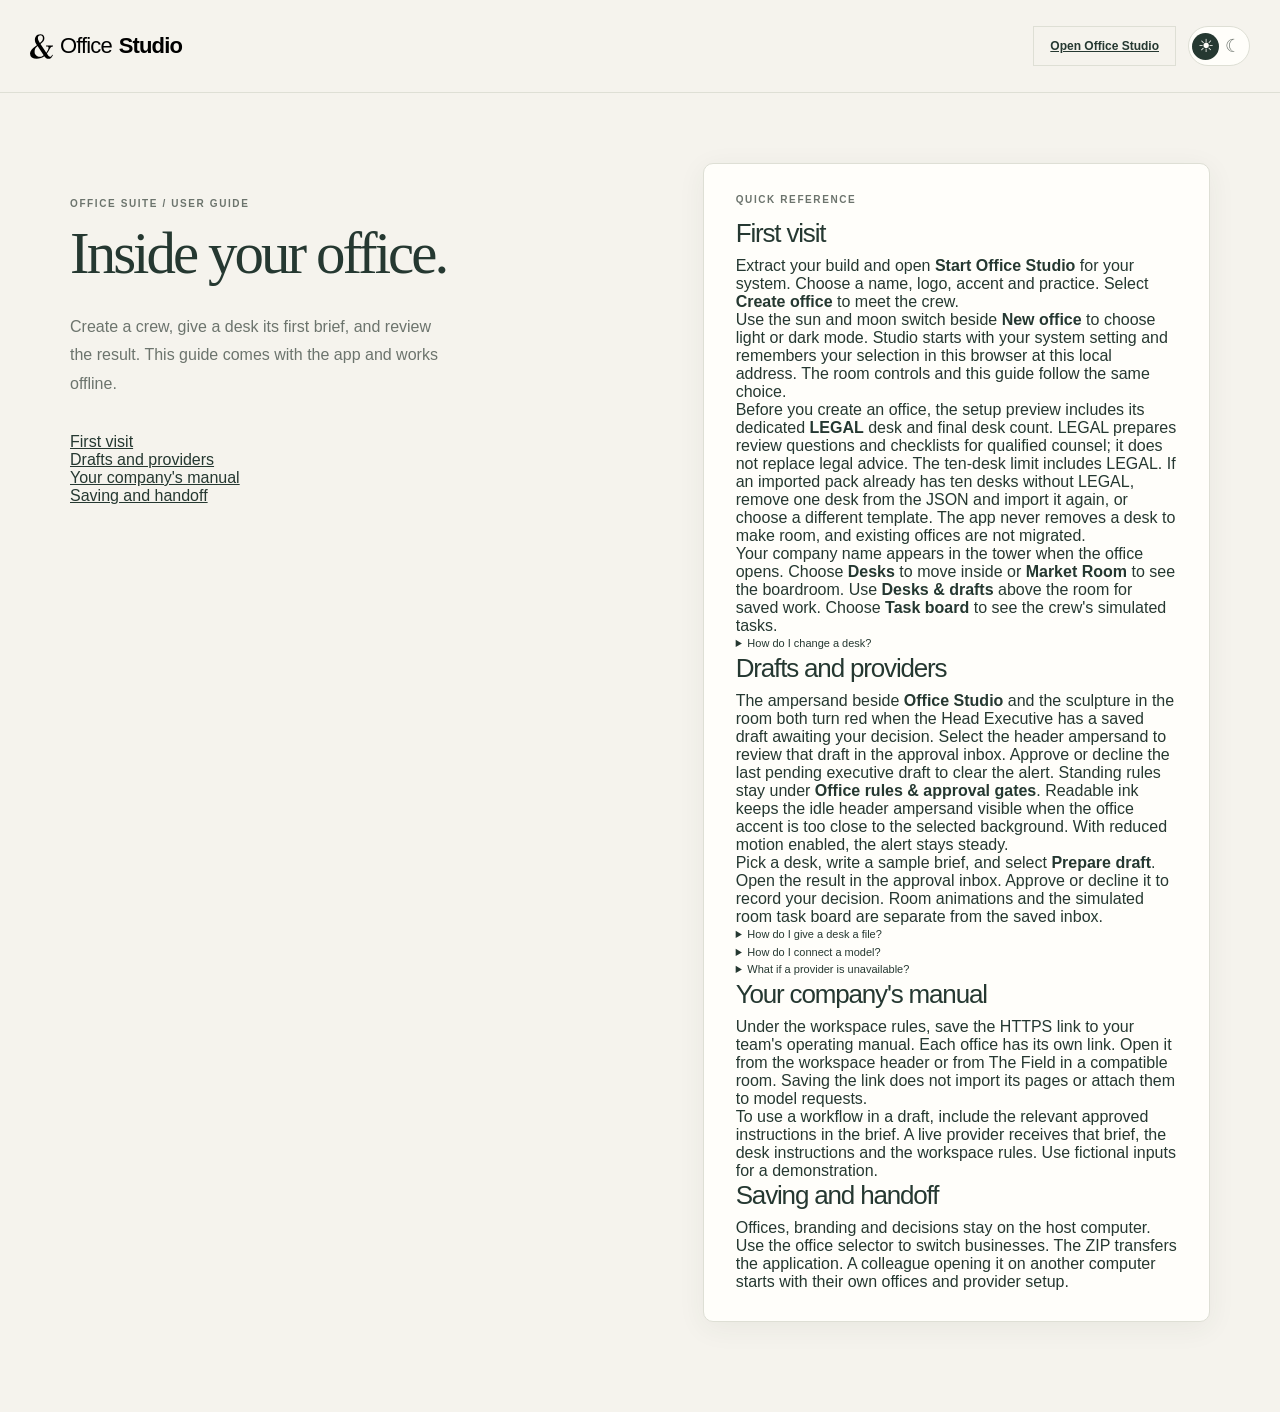
<file: help.html>
<!doctype html>
<html lang="en">
  <head>
    <meta charset="utf-8" />
    <meta name="viewport" content="width=device-width, initial-scale=1" />
    <meta name="theme-color" content="#f5f3ed" />
    <title>Office Studio · Help</title>
    <link rel="icon" href="/assets/ampersand.svg" />
    <script src="/appearance.js"></script>
    <link rel="stylesheet" href="/style.css" />
  </head>
  <body>
    <header class="masthead">
      <a href="/" class="wordmark"
        ><span class="brand-symbol" aria-hidden="true"></span> Office
        <strong>Studio</strong></a
      >
      <div class="guide-tools">
        <a class="button quiet" href="/">Open Office Studio</a>
        <button id="appearance-toggle" class="appearance-toggle" type="button"
          role="switch" aria-label="Dark mode" aria-checked="false" data-appearance-toggle>
          <span aria-hidden="true">☀</span><span aria-hidden="true">☾</span>
        </button>
      </div>
    </header>
    <main>
      <section class="setup" aria-labelledby="guide-title">
        <div class="setup-intro">
          <p class="eyebrow">OFFICE SUITE / USER GUIDE</p>
          <h1 id="guide-title">Inside your office.</h1>
          <p class="lede">
            Create a crew, give a desk its first brief, and review the result.
            This guide comes with the app and works offline.
          </p>
          <nav class="principles" aria-label="Guide sections">
            <a href="#first-run">First visit</a>
            <a href="#drafting">Drafts and providers</a>
            <a href="#manual">Your company's manual</a>
            <a href="#handoff">Saving and handoff</a>
          </nav>
        </div>
        <article class="paper setup-form">
          <p class="eyebrow">QUICK REFERENCE</p>
          <h2 id="first-run">First visit</h2>
          <p>
            Extract your build and open <strong>Start Office Studio</strong> for
            your system. Choose a name, logo, accent and practice. Select
            <strong>Create office</strong> to meet the crew.
          </p>
          <p>
            Use the sun and moon switch beside <strong>New office</strong> to
            choose light or dark mode. Studio starts with your system setting
            and remembers your selection in this browser at this local address.
            The room controls and this guide follow the same choice.
          </p>
          <p>
            Before you create an office, the setup preview includes its
            dedicated <strong>LEGAL</strong> desk and final desk count. LEGAL
            prepares review questions and checklists for qualified counsel; it
            does not replace legal advice. The ten-desk limit includes LEGAL. If
            an imported pack already has ten desks without LEGAL, remove one
            desk from the JSON and import it again, or choose a different
            template. The app never removes a desk to make room, and existing
            offices are not migrated.
          </p>
          <p>
            Your company name appears in the tower when the office opens.
            Choose <strong>Desks</strong> to move inside or
            <strong>Market Room</strong> to see the boardroom. Use
            <strong>Desks &amp; drafts</strong> above the room for saved work.
            Choose <strong>Task board</strong> to see the crew's simulated tasks.
          </p>
          <details>
            <summary>How do I change a desk?</summary>
            <p>
              Select it on the floor. In <strong>Desk settings</strong>, save a
              display title and color, or reset them to the practice defaults.
              The Head Executive starts with the company accent and uploaded
              logo. Choose <strong>Add agent</strong> in the embedded room to
              save another crew member and see their desk in the office.
            </p>
          </details>
          <h2 id="drafting">Drafts and providers</h2>
          <p>
            The ampersand beside <strong>Office Studio</strong> and the sculpture
            in the room both turn red when the Head Executive has a saved draft
            awaiting your decision. Select the header ampersand to review that
            draft in the approval inbox. Approve or decline the last pending
            executive draft to clear the alert. Standing rules stay under
            <strong>Office rules &amp; approval gates</strong>.
            Readable ink keeps the idle header ampersand visible when the office accent is too close to the selected background.
            With reduced motion enabled, the alert stays steady.
          </p>
          <p>
            Pick a desk, write a sample brief, and select
            <strong>Prepare draft</strong>. Open the result in the approval
            inbox. Approve or decline it to record your decision. Room
            animations and the simulated room task board are separate from the
            saved inbox.
          </p>
          <details>
            <summary>How do I give a desk a file?</summary>
            <p>
              In <strong>Desks &amp; drafts</strong>, choose the desk, write
              a brief and add a .txt or .md file up to 32 KB. Selecting it
              saves the original in this office. You can also choose a file
              saved earlier, or select <strong>Brief only</strong>.
            </p>
            <p>
              For the Friday walkthrough, add <strong>examples/friday-inquiry.txt</strong> to
              <strong>GUEST DESK</strong> and ask for a reply requesting the guest’s preferred time.
              Choose <strong>Local demo · this draft only</strong> to prepare an example
              that leaves availability unconfirmed. For a
              live provider, check the file name and model, allow that file
              to be shared for this draft, then select <strong>Prepare draft</strong>.
              Open <strong>Review this draft</strong> and record approval to
              download the result as a text file.
            </p>
            <p>
              To remove an original, choose its name under <strong>Use a saved file</strong>,
              expand <strong>Remove file…</strong>, and select <strong>Remove original</strong>.
              Earlier drafts keep their contents and source label.
            </p>
            <p>
              To find approved work again, open the desk in the 3D room. Under
              <strong>Delivered</strong>, choose <strong>View approved drafts</strong>.
              Select a draft to open its text, source file and decision in the approval inbox.
            </p>
          </details>
          <details>
            <summary>How do I connect a model?</summary>
            <p>
              Open <strong>Configure Providers</strong> for your operating
              system. Choose OpenAI, Claude, Gemini or Meta Muse. Enter a model
              ID available to your API account, then type the key at the hidden
              terminal prompt. Press Enter at the provider menu to launch. In
              the app, select the desk and save its preferred model.
            </p>
          </details>
          <details>
            <summary>What if a provider is unavailable?</summary>
            <p>
              Choose <strong>Local demo · this draft only</strong> to try the
              workflow without credits. For live work, check the key and model
              ID on the computer running the server. The first successful live
              draft confirms access. Account keys stay on that computer.
            </p>
            <p>
              If a response is lost, retry the same brief and file selection to
              recover a saved draft. Interrupted offline demos can resume.
              An uncertain live request stays held to avoid automatically
              charging twice. Incomplete provider replies are not saved as
              drafts for approval.
            </p>
          </details>
          <h2 id="manual">Your company's manual</h2>
          <p>
            Under the workspace rules, save the HTTPS link to your team's
            operating manual. Each office has its own link. Open it from the
            workspace header or from The Field in a compatible room. Saving the
            link does not import its pages or attach them to model requests.
          </p>
          <p>
            To use a workflow in a draft, include the relevant approved
            instructions in the brief. A live provider receives that brief, the
            desk instructions and the workspace rules. Use fictional inputs for
            a demonstration.
          </p>
          <h2 id="handoff">Saving and handoff</h2>
          <p>
            Offices, branding and decisions stay on the host computer. Use the
            office selector to switch businesses. The ZIP transfers the
            application. A colleague opening it on another computer starts with
            their own offices and provider setup.
          </p>
        </article>
      </section>
    </main>
  </body>
</html>
</file>
<file: style.css>
@charset "UTF-8";
.manual-dialog {
  width: min(32rem, calc(100% - 2rem));
  margin: auto;
  padding: 1.5rem;
  color: var(--ink);
}
.manual-dialog::backdrop { background: rgb(15 25 20 / 55%); }
:root {
  --paper: #fffefa;
  --canvas: #f5f3ed;
  --ink: #253831;
  --muted: #6c746d;
  --line: #dedfd5;
  --accent: #000000;
  --idle-mark: var(--light-idle-mark, var(--accent));
  --accent-wash: #e8eeea;
  --shadow: 0 6px 28px #283d2910;
  --field-line: #d8dcd4;
  --placeholder: #69726b;
  --hover: #e9eae3;
  --focus: #a45d28;
  --room-backdrop: #e5e8e1;
  color-scheme: light;
  font-family: Inter, "Segoe UI", Arial, sans-serif;
  background: var(--canvas);
  color: var(--ink);
}
:root[data-appearance="dark"] {
  color-scheme: dark;
  --canvas: #3c3c3c;
  --idle-mark: var(--dark-idle-mark, var(--ink));
  --paper: #303030;
  --ink: #f1f1f1;
  --muted: #c4c4c4;
  --line: #5b5b5b;
  --field-line: #818181;
  --placeholder: #b6b6b6;
  --hover: #494949;
  --accent-wash: #444444;
  --shadow: 0 6px 28px #0003;
  --focus: #edb78d;
  --room-backdrop: #282828;
}
* {
  box-sizing: border-box;
}
body {
  margin: 0;
}
button,
input,
select,
textarea {
  font: inherit;
}
button,
select,
summary,
input[type="color"] {
  cursor: pointer;
}
button {
  color: inherit;
}
a {
  color: inherit;
}
button:disabled {
  cursor: wait;
  opacity: 0.5;
}
[hidden] {
  display: none !important;
}
button:focus-visible,
a:focus-visible,
input:focus-visible,
select:focus-visible,
textarea:focus-visible,
summary:focus-visible,
section:focus-visible {
  outline: 3px solid var(--focus);
  outline-offset: 4px;
}
button,
select,
input,
textarea {
  border-radius: 6px;
}
h1,
h2,
h3,
p {
  margin: 0;
}
h1,
h2,
h3 {
  font-weight: 500;
  letter-spacing: -0.045em;
}
h1 {
  font-size: 42px;
  line-height: 1.1;
}
h2 {
  font-size: 26px;
  line-height: 1.2;
}
h3 {
  font-size: 19px;
  line-height: 1.3;
}
.masthead {
  min-height: 93px;
  border-bottom: 1px solid var(--line);
  display: flex;
  align-items: center;
  justify-content: space-between;
  gap: 24px;
  padding: 22px max(30px, calc((100% - 1400px) / 2));
}
.wordmark {
  display: flex;
  align-items: center;
  gap: 7px;
  text-decoration: none;
  font-size: 22px;
  letter-spacing: -0.04em;
  white-space: nowrap;
}
:root[data-appearance="light"] .wordmark { color: #000; }
.wordmark strong {
  font-weight: 600;
}
.studio-brand { display: flex; align-items: center; gap: 6px; }
.guide-tools, .room-tools { display: flex; align-items: center; gap: 12px; }
.appearance-toggle {
  display: inline-flex;
  align-items: center;
  justify-content: center;
  flex: none;
  min-height: 40px;
  padding: 3px;
  border: 1px solid var(--line);
  border-radius: 24px;
  background: var(--paper);
  color: var(--muted);
}
.appearance-toggle span {
  display: grid;
  place-items: center;
  width: 27px;
  height: 27px;
  border-radius: 50%;
  font: 18px/1 "Segoe UI Symbol", sans-serif;
}
:root[data-appearance="light"] .appearance-toggle span:first-child,
:root[data-appearance="dark"] .appearance-toggle span:last-child {
  background: var(--ink);
  color: var(--paper);
}
.room-toolbar .appearance-toggle,
.room-full-window .masthead { display: none; }
.room-full-window .room-toolbar .appearance-toggle { display: inline-flex; }
.review-mark {
  display: grid; place-items: center; flex: none; width: 34px; height: 38px;
  padding: 0; border: 0; border-radius: 6px; background: transparent; color: var(--accent);
}
.review-mark:disabled { opacity: 1; cursor: default; }
.brand-symbol {
  display: inline-block; flex: none; width: 23px; height: 26px;
  background: var(--idle-mark, var(--accent));
  -webkit-mask: url("/assets/ampersand.svg") center / contain no-repeat;
  mask: url("/assets/ampersand.svg") center / contain no-repeat;
}
.review-mark[data-active="true"] { box-shadow: inset 0 -2px var(--idle-mark, var(--accent)); }
.review-mark[data-executive-alert="true"] { box-shadow: inset 0 -2px #c01626; }
.review-mark[data-executive-alert="true"] .brand-symbol { background: #c01626; }
@media (prefers-reduced-motion: no-preference) {
  .review-mark[data-active="true"] .brand-symbol { animation: amp-review 1.9s ease-in-out infinite; }
}
@keyframes amp-review { 0%, 100% { opacity: 1; } 50% { opacity: .6; } }
footer small { color: var(--muted); font-size: .85em; font-weight: 400; }
.local-label {
  letter-spacing: 0.12em;
  font-size: 9px;
  font-weight: 600;
  border-left: 1px solid var(--line);
  padding-left: 19px;
  margin-left: 18px;
  color: var(--muted);
}
.office-switch {
  display: flex;
  gap: 12px;
  align-items: center;
}
.office-switch select {
  min-width: 180px;
  max-width: 300px;
  background: var(--canvas);
  border-color: var(--line);
  font-size: 13px;
  min-height: 40px;
}
main {
  max-width: 1460px;
  padding: 0 30px 70px;
  margin: auto;
}
.setup {
  display: grid;
  grid-template-columns: 1fr 1fr;
  gap: 11%;
  max-width: 1140px;
  margin: 70px auto 20px;
  align-items: start;
}
.setup-intro {
  padding-top: 35px;
}
.eyebrow {
  font-size: 10px;
  letter-spacing: 0.16em;
  font-weight: 650;
  color: var(--muted);
  margin-bottom: 13px;
}
.setup-intro h1 {
  font-family: Georgia, "Times New Roman", serif;
  font-size: clamp(48px, 4.6vw, 68px);
  line-height: 1.08;
  letter-spacing: -0.05em;
}
.lede {
  font-size: 16px;
  line-height: 1.8;
  color: var(--muted);
  max-width: 380px;
  margin-top: 27px;
}
.principles {
  display: flex;
  flex-direction: column;
  margin-top: 34px;
  max-width: 340px;
}
.principles span {
  border-top: 1px solid var(--line);
  padding: 15px 0;
  display: flex;
  gap: 26px;
  color: var(--muted);
  font-size: 11px;
}
.principles b {
  color: var(--ink);
  font-size: 13px;
  font-weight: 500;
}
.setup-note {
  display: flex;
  align-items: flex-start;
  gap: 10px;
  margin-top: 38px;
  max-width: 340px;
  font-size: 12px;
  line-height: 1.6;
}
.setup-note strong {
  font-weight: 600;
}
.setup-note p {
  color: var(--muted);
}
.status-dot {
  width: 7px;
  height: 7px;
  display: inline-block;
  flex-shrink: 0;
  border-radius: 50%;
  background: var(--accent);
  margin-top: 6px;
}
.paper {
  background: var(--paper);
  border: 1px solid var(--line);
  border-radius: 10px;
  box-shadow: var(--shadow);
}
.setup-form {
  padding: 30px 32px;
}
.section-label {
  font-size: 9px;
  letter-spacing: 0.14em;
  color: var(--muted);
  display: flex;
  justify-content: space-between;
  margin-bottom: 25px;
}
.setup-form h2 {
  margin-bottom: 8px;
}
.muted {
  font-size: 13px;
  line-height: 1.7;
  color: var(--muted);
}
label {
  display: block;
  font-size: 12px;
  font-weight: 600;
  margin: 22px 0 8px;
}
.optional {
  font-weight: 400;
  color: var(--muted);
  font-size: 11px;
  margin-left: 5px;
}
input:not([type="color"]):not([type="file"]),
select,
textarea {
  width: 100%;
  padding: 11px 12px;
  border: 1px solid var(--field-line);
  background: var(--paper);
  color: var(--ink);
  font-size: 13px;
  min-height: 42px;
}
input::placeholder,
textarea::placeholder {
  color: var(--placeholder);
}
textarea {
  resize: vertical;
  line-height: 1.6;
}
input[type="file"] {
  font-size: 11px;
  max-width: 100%;
  color: var(--muted);
}
input[type="file"]::file-selector-button {
  border: 1px solid var(--line);
  border-radius: 4px;
  background: var(--canvas);
  padding: 7px 9px;
  color: var(--ink);
  font: inherit;
  margin-right: 8px;
}
.form-row {
  display: grid;
  grid-template-columns: 1fr 65px;
  gap: 17px;
}
.color-field input {
  height: 43px;
  width: 100%;
  padding: 5px;
  background: var(--paper);
  border: 1px solid var(--line);
}
.logo-field {
  display: flex;
  align-items: center;
  gap: 12px;
}
.logo-field > div {
  min-width: 0;
  flex: 1;
}
.logo-field img {
  height: 40px;
  width: 40px;
  object-fit: contain;
  border: 1px solid var(--line);
  padding: 3px;
  border-radius: 5px;
  margin-top: 20px;
}
.text-button {
  background: none;
  border: 0;
  padding: 5px 0;
  font-size: 11px;
  text-decoration: underline;
}
.field-note {
  font-size: 11px;
  color: var(--muted);
  line-height: 1.6;
  margin-top: 7px;
}
.template-preview {
  background: var(--canvas);
  border: 1px solid var(--line);
  padding: 14px;
  border-radius: 6px;
  font-size: 12px;
  line-height: 1.65;
  margin-top: 24px;
}
.template-preview strong {
  display: block;
  font-weight: 600;
  margin-bottom: 3px;
}
.template-preview p {
  color: var(--muted);
  font-size: 11px;
}
.import-details {
  font-size: 11px;
  margin: 17px 0 22px;
  color: var(--muted);
}
details summary {
  font-size: 11px;
  line-height: 1.6;
}
details[open] summary {
  margin-bottom: 12px;
}
.button {
  border: 1px solid var(--line);
  padding: 10px 16px;
  font-size: 12px;
  line-height: 1.5;
  font-weight: 600;
  min-height: 40px;
  transition:
    background 0.15s,
    transform 0.15s;
}
.button:hover {
  transform: translateY(-1px);
}
.primary {
  background: var(--accent);
  border-color: var(--accent);
  color: var(--accent-ink, #fff);
}
.primary:hover {
  filter: brightness(0.94);
}
.quiet {
  background: transparent;
}
.quiet:hover {
  background: var(--hover);
}
.full {
  width: 100%;
  display: flex;
  justify-content: space-between;
  align-items: center;
}
.center {
  text-align: center;
}
.notice {
  margin-top: 20px;
  border: 1px solid var(--line);
  border-left: 3px solid var(--accent);
  padding: 14px 18px;
  background: var(--paper);
  font-size: 13px;
  line-height: 1.6;
  border-radius: 5px;
}
.notice.error {
  border-left-color: #a34836;
  color: #843827;
}
.workspace-heading {
  display: flex;
  justify-content: space-between;
  align-items: center;
  gap: 25px;
  padding: 45px 0 33px;
}
.workspace-heading .eyebrow {
  margin-bottom: 8px;
}
.workspace-heading h1 {
  font-size: 36px;
}
.workspace-heading .muted {
  margin-top: 8px;
}
.office-identity {
  display: flex;
  gap: 18px;
  align-items: center;
}
.office-identity img {
  height: 64px;
  width: 64px;
  object-fit: contain;
  background: var(--paper);
  padding: 7px;
  border: 1px solid var(--line);
  border-radius: 8px;
}
.safety-badge {
  display: flex;
  gap: 9px;
  font-size: 11px;
  color: var(--muted);
  white-space: nowrap;
  border: 1px solid var(--line);
  padding: 10px 12px;
  border-radius: 30px;
}
.safety-badge .status-dot {
  margin-top: 3px;
}
.workspace-grid {
  display: grid;
  grid-template-columns: minmax(0, 1.22fr) minmax(360px, 1fr);
  gap: 24px;
  align-items: start;
}
.office-room {
  padding: 28px;
}
.panel-heading {
  display: flex;
  justify-content: space-between;
  align-items: center;
  gap: 20px;
}
.panel-heading .eyebrow {
  margin-bottom: 8px;
}
.count-label {
  font-size: 10px;
  color: var(--muted);
  white-space: nowrap;
}
.room-description {
  margin: 12px 0 22px;
}
.room {
  position: relative;
  border: 1px solid #dadcd2;
  border-radius: 7px;
  background:
    repeating-linear-gradient(
      0deg,
      transparent,
      transparent 47px,
      #d9ddd125 48px
    ),
    repeating-linear-gradient(90deg, #eeefe7, #eeefe7 47px, #d9ddd155 48px);
  padding: 45px 20px 16px;
  min-height: 420px;
}
.room-window {
  position: absolute;
  top: 0;
  left: 22%;
  right: 22%;
  height: 10px;
  background: #d1dcd4;
  display: flex;
  justify-content: space-evenly;
  border: 1px solid #c8d4ca;
  border-top: 0;
}
.room-window i {
  height: 10px;
  border-left: 2px solid var(--paper);
}
.desks {
  display: grid;
  grid-template-columns: repeat(3, minmax(0, 1fr));
  gap: 23px 14px;
}
.desk {
  position: relative;
  display: flex;
  flex-direction: column;
  align-items: center;
  justify-content: flex-start;
  gap: 8px;
  text-align: center;
  padding: 11px 7px 13px;
  border: 1px solid #cbd3c7;
  border-bottom: 4px solid #bdc7b7;
  border-radius: 7px;
  background: #fffef8;
  min-height: 122px;
  box-shadow: 0 5px 0 #25383109;
  transition:
    transform 0.15s,
    border-color 0.15s;
}
.desk:hover {
  transform: translateY(-3px);
  border-color: var(--accent);
}
.desk[aria-pressed="true"] {
  background: #f7fbf6;
  outline: 2px solid var(--accent);
  outline-offset: 3px;
}
.desk::after {
  content: "";
  position: absolute;
  bottom: -11px;
  width: 28px;
  height: 7px;
  border: 1px solid #bbc5b5;
  background: #dbe1d4;
  border-radius: 5px 5px 3px 3px;
}
.desk strong {
  font-size: 10px;
  letter-spacing: 0.025em;
  font-weight: 650;
  max-width: 100%;
  overflow-wrap: anywhere;
}
.desk small {
  font-size: 9px;
  color: var(--muted);
  line-height: 1.35;
}
.desk-avatar {
  width: 29px;
  height: 28px;
  position: relative;
  background: var(--desk-color, var(--accent));
  border-radius: 9px 9px 7px 7px;
  border: 3px solid #ffffffa0;
  color: white;
  font-size: 12px;
  line-height: 23px;
  box-shadow: 0 0 0 1px #00000009;
}
.desk-avatar::after {
  content: "";
  position: absolute;
  width: 5px;
  height: 5px;
  border-radius: 50%;
  background: #fffefa;
  left: 9px;
  top: 8px;
}
.boardroom {
  display: flex;
  flex-direction: column;
  align-items: center;
  justify-content: center;
  gap: 8px;
  width: 80%;
  margin: 42px auto 17px;
  min-height: 110px;
  border-radius: 45px;
  background: #d9dfd1;
  border: 1px solid #c0cbb7;
  color: var(--ink);
  box-shadow: 0 5px 0 #2538310a;
}
.boardroom:hover {
  background: #cfd9c8;
}
.boardroom strong {
  font-size: 13px;
  font-weight: 500;
}
.boardroom > span:not(.table-dots) {
  font-size: 10px;
  color: #52614e;
}
.table-dots {
  color: #8d9f82;
  font-size: 10px;
  letter-spacing: 4px;
}
.room-caption {
  text-align: center;
  font-size: 9px;
  color: var(--muted);
  margin-top: 24px;
  line-height: 1.7;
}
.room-caption span {
  margin-right: 4px;
}
.add-agent-button {
  margin-top: 21px;
  width: 100%;
  border-style: dashed;
  color: var(--muted);
}
.house-rules {
  border-top: 1px solid var(--line);
  margin-top: 24px;
  padding-top: 17px;
  color: var(--muted);
  font-size: 11px;
  line-height: 1.7;
}
.house-rules ul {
  padding-left: 18px;
}
.house-rules li {
  margin-top: 7px;
}
.add-agent-form {
  margin-top: 24px;
  padding: 20px;
  background: var(--canvas);
  border: 1px solid var(--line);
  border-radius: 6px;
}
.add-agent-form h3 {
  font-size: 20px;
}
.button-row {
  display: flex;
  flex-wrap: wrap;
  gap: 10px;
  margin-top: 20px;
}
.work-column {
  display: flex;
  flex-direction: column;
  gap: 24px;
}
.draft-panel,
.review-panel {
  padding: 28px;
}
.panel-icon {
  height: 34px;
  width: 34px;
  text-align: center;
  line-height: 33px;
  border: 1px solid var(--line);
  border-radius: 50%;
  font-size: 18px;
  color: var(--muted);
}
.draft-panel label {
  margin-top: 21px;
}
.draft-panel .full {
  margin-top: 22px;
}
.draft-disclosure {
  font-size: 10px;
  line-height: 1.7;
  color: var(--muted);
  margin-top: 13px;
}
.working-file {
  min-width: 0;
  margin: 20px 0 0;
  padding: 5px 14px 14px;
  border: 1px solid var(--line);
  border-radius: 7px;
}
.working-file legend { padding: 0 5px; font-size: 13px; font-weight: 600; }
.working-file label { margin: 9px 0 7px; }
.working-file #file-tools { margin-top: 10px; font-size: 12px; }
.working-file summary { margin: 8px 0; }
.working-file p, .file-release span, #preview-source, #draft-feedback { overflow-wrap: anywhere; }
.file-release {
  display: flex;
  gap: 9px;
  align-items: flex-start;
  padding: 12px;
  border: 1px solid var(--field-line);
  border-radius: 6px;
  line-height: 1.5;
}
.draft-panel .file-release input[type="checkbox"] {
  flex: none; width: 18px; min-height: 18px; height: 18px; padding: 0; margin: 0;
  accent-color: var(--accent);
}
#download-draft, #review-latest, #reset-attempt { margin-top: 10px; }
#download-draft:not([hidden]) { display: inline-flex; }
.number-badge {
  display: flex;
  align-items: center;
  justify-content: center;
  min-width: 31px;
  height: 31px;
  border-radius: 50%;
  background: var(--accent-wash);
  color: var(--ink);
  font-size: 12px;
  font-weight: 600;
}
.review-description {
  margin: 14px 0 19px;
  font-size: 11px;
}
.draft-list {
  display: flex;
  flex-direction: column;
  gap: 8px;
  max-height: 260px;
  overflow: auto;
}
.draft-item {
  width: 100%;
  display: flex;
  align-items: center;
  justify-content: space-between;
  gap: 15px;
  padding: 13px;
  background: transparent;
  border: 1px solid var(--line);
  text-align: left;
}
.draft-item:hover,
.draft-item[aria-pressed="true"] {
  background: var(--canvas);
}
.draft-item div {
  min-width: 0;
}
.draft-item strong {
  display: block;
  font-size: 12px;
  font-weight: 500;
  overflow: hidden;
  text-overflow: ellipsis;
  white-space: nowrap;
  max-width: 320px;
}
.draft-item small {
  display: block;
  font-size: 10px;
  color: var(--muted);
  margin-top: 6px;
}
.state-pill {
  border-radius: 4px;
  padding: 4px 7px;
  background: #f2ead4;
  color: #795f22;
  font-size: 9px;
  letter-spacing: 0.04em;
  text-transform: uppercase;
  white-space: nowrap;
}
.state-pill.approved {
  background: #e5eee2;
  color: #45613c;
}
.state-pill.declined {
  background: #eee8e2;
  color: #795b4b;
}
.empty-inbox {
  font-size: 12px;
  line-height: 1.8;
  color: var(--muted);
  padding: 21px 17px;
  border: 1px dashed var(--line);
  border-radius: 6px;
}
.draft-preview {
  border-top: 1px solid var(--line);
  margin-top: 24px;
  padding-top: 22px;
}
.preview-heading {
  display: flex;
  align-items: center;
  justify-content: space-between;
  gap: 12px;
  margin-bottom: 14px;
}
.preview-heading .field-note {
  margin: 0;
}
.draft-preview h3 {
  font-size: 17px;
  letter-spacing: -0.02em;
  overflow-wrap: anywhere;
}
.draft-preview pre {
  white-space: pre-wrap;
  overflow-wrap: anywhere;
  font:
    12px/1.8 "Segoe UI",
    Arial,
    sans-serif;
  background: var(--canvas);
  border: 1px solid var(--line);
  border-radius: 6px;
  padding: 17px;
  margin: 17px 0 0;
  max-height: 480px;
  overflow: auto;
}
.draft-preview .button-row .button {
  flex: 1;
}
footer {
  max-width: 1400px;
  margin: 0 auto;
  padding: 22px 0 30px;
  border-top: 1px solid var(--line);
  display: flex;
  justify-content: space-between;
  gap: 15px;
  color: var(--muted);
  font-size: 10px;
  line-height: 1.5;
}
footer > span:first-child {
  font-size: 12px;
  color: var(--ink);
  font-weight: 600;
}
.footer-tools > span {
  font-size: 8px;
  letter-spacing: 0.12em;
}
.sr-only {
  position: absolute;
  width: 1px;
  height: 1px;
  padding: 0;
  margin: -1px;
  overflow: hidden;
  clip: rect(0, 0, 0, 0);
  white-space: nowrap;
  border: 0;
}
@media (min-width: 1600px) {
  .masthead {
    padding-inline: calc((100% - 1460px) / 2);
  }
  main {
    padding-left: 0;
    padding-right: 0;
  }
}
@media (max-width: 1100px) {
  .setup {
    gap: 6%;
    margin-top: 45px;
  }
  .setup-form {
    padding: 25px;
  }
  .workspace-grid {
    grid-template-columns: 1.05fr 1fr;
    gap: 18px;
  }
  .office-room,
  .draft-panel,
  .review-panel {
    padding: 22px;
  }
  .desks {
    grid-template-columns: repeat(2, minmax(0, 1fr));
  }
  .room {
    padding-left: 16px;
    padding-right: 16px;
  }
  .safety-badge {
    font-size: 10px;
  }
  .local-label {
    display: none;
  }
  footer {
    margin: 0 30px;
  }
  .draft-item strong {
    max-width: 220px;
  }
}
@media (max-width: 800px) {
  .masthead {
    padding: 18px 30px;
    gap: 14px;
    flex-wrap: wrap;
  }
  .wordmark {
    font-size: 21px;
  }
  .office-switch {
    flex: 1;
    justify-content: flex-end;
  }
  .office-switch select {
    min-width: 140px;
    max-width: 220px;
  }
  .setup {
    grid-template-columns: 1fr;
    max-width: 560px;
    gap: 30px;
    margin: 35px auto;
  }
  .setup-intro {
    padding-top: 0;
  }
  .setup-intro h1 {
    font-size: 48px;
  }
  .setup-intro h1 br {
    display: none;
  }
  .lede {
    max-width: none;
    margin-top: 18px;
  }
  .principles {
    flex-direction: row;
    max-width: none;
    gap: 20px;
    margin-top: 25px;
  }
  .principles span {
    gap: 8px;
    flex: 1;
    line-height: 1.7;
  }
  .principles b {
    font-size: 11px;
  }
  .setup-note {
    margin-top: 16px;
    max-width: none;
  }
  .workspace-grid {
    grid-template-columns: 1fr;
  }
  .workspace-heading {
    padding-top: 32px;
    align-items: flex-start;
  }
  .workspace-heading h1 {
    font-size: 29px;
  }
  .safety-badge {
    display: none;
  }
  .desks {
    grid-template-columns: repeat(3, minmax(0, 1fr));
  }
  .office-room {
    padding: 24px;
  }
  .room {
    padding-left: 22px;
    padding-right: 22px;
  }
  .boardroom {
    width: 70%;
  }
  .draft-item strong {
    max-width: 420px;
  }
  footer {
    flex-wrap: wrap;
  }
  footer p {
    order: 3;
    flex-basis: 100%;
  }
  .office-identity img {
    height: 50px;
    width: 50px;
  }
}
@media (max-width: 480px) {
  main {
    padding-left: 16px;
    padding-right: 16px;
    padding-bottom: 40px;
  }
  .masthead {
    padding: 16px;
  }
  .office-switch {
    width: 100%;
    flex-basis: 100%;
    justify-content: space-between;
  }
  .office-switch select {
    flex: 1;
    max-width: none;
  }
  .office-switch .button {
    white-space: nowrap;
  }
  .setup-intro h1 {
    font-size: 40px;
  }
  .setup-form {
    padding: 24px 20px;
  }
  .section-label {
    font-size: 8px;
  }
  .form-row {
    grid-template-columns: 1fr 60px;
  }
  .principles {
    gap: 12px;
  }
  .principles span {
    flex-direction: column;
    gap: 4px;
  }
  .office-room,
  .draft-panel,
  .review-panel {
    padding: 20px;
  }
  .panel-heading h2 {
    font-size: 23px;
  }
  .desks {
    gap: 22px 12px;
    grid-template-columns: repeat(2, minmax(0, 1fr));
  }
  .desk {
    min-height: 116px;
  }
  .room {
    padding-left: 16px;
    padding-right: 16px;
  }
  .boardroom {
    width: 100%;
    border-radius: 36px;
  }
  .count-label {
    font-size: 9px;
  }
  .draft-item strong {
    max-width: 195px;
  }
  footer {
    margin: 0 16px;
  }
  .workspace-heading h1 {
    font-size: 28px;
  }
  .logo-field {
    flex-wrap: wrap;
  }
  .logo-field > div {
    flex-basis: 100%;
  }
  .logo-field img {
    margin: 0;
  }
  .office-identity {
    gap: 12px;
  }
}
@media (prefers-reduced-motion: reduce) {
  * {
    transition: none !important;
    scroll-behavior: auto !important;
  }
}

.map-link {
  display: inline-block;
  margin-top: 9px;
  font-size: 11px;
  text-underline-offset: 3px;
  color: var(--ink);
}
.map-note {
  max-width: 430px;
  font-size: 10px;
  line-height: 1.6;
  color: var(--muted);
  margin-top: 6px;
}

.desk-settings {
  margin-top: 16px;
  padding: 13px 14px;
  border: 1px solid var(--line);
  border-radius: 6px;
  background: var(--canvas);
}
.desk-settings summary {
  font-size: 12px;
  font-weight: 600;
}
.desk-settings summary span {
  display: block;
  font-size: 10px;
  font-weight: 400;
  color: var(--muted);
  margin-top: 5px;
  overflow-wrap: anywhere;
}
.desk-settings label {
  margin-top: 15px;
}
.desk-settings .button {
  margin-top: 13px;
}
.draft-item small {
  overflow-wrap: anywhere;
}

.workspace-views {
  display: flex;
  justify-content: space-between;
  align-items: center;
  gap: 20px;
  margin: 0 0 20px;
}
.view-buttons {
  display: flex;
  gap: 6px;
  padding: 4px;
  border: 1px solid var(--line);
  border-radius: 8px;
  background: var(--paper);
}
.view-buttons .button {
  border: 0;
}
.view-buttons .button[aria-pressed="true"] {
  background: var(--accent);
  color: var(--accent-ink, #fff);
}
.workspace-views .field-note {
  margin: 0;
  text-align: right;
}
.room-stage {
  overflow: hidden;
}
.room-full-window { overflow: hidden; }
.room-full-window .room-stage {
  position: fixed;
  inset: 0;
  z-index: 30;
  display: flex;
  flex-direction: column;
  border-radius: 0;
}
.room-full-window .room-frames { flex: 1; min-height: 0; }
.room-full-window .embedded-room { height: 100%; }
.room-toolbar {
  padding: 18px 24px;
  display: flex;
  justify-content: space-between;
  align-items: center;
  gap: 20px;
}
.room-toolbar h2 {
  font-size: 23px;
}
.room-toolbar .eyebrow {
  margin-bottom: 6px;
}
.room-toolbar a {
  text-decoration: none;
  white-space: nowrap;
}
.room-frames {
  background: var(--room-backdrop);
  position: relative;
}
.room-frames:empty { min-height: clamp(580px, 72vh, 1000px); }
.embedded-room {
  display: block;
  width: 100%;
  height: clamp(580px, 72vh, 1000px);
  border: 0;
  background: var(--room-backdrop);
}
.room-disclosure {
  font-size: 11px;
  line-height: 1.7;
  color: var(--muted);
  padding: 13px 24px;
  border-top: 1px solid var(--line);
}
.provider-setup {
  margin-top: 17px;
  padding-top: 13px;
  border-top: 1px solid var(--line);
  font-size: 11px;
  line-height: 1.8;
  color: var(--muted);
}
.provider-setup summary {
  font-size: 11px;
}
.provider-setup p {
  margin-top: 12px;
}
.provider-setup ul {
  padding-left: 18px;
}
.provider-setup li {
  margin-top: 9px;
}
.provider-setup code {
  font-size: 10px;
  overflow-wrap: anywhere;
}
.provider-setup a {
  text-underline-offset: 3px;
}
@media (max-width: 800px) {
  .workspace-views {
    align-items: flex-start;
    flex-direction: column;
    gap: 10px;
  }
  .workspace-views .field-note {
    text-align: left;
  }
  .room-toolbar {
    padding: 17px;
    align-items: flex-start;
  }
  .room-toolbar a {
    font-size: 10px;
  }
  .embedded-room {
    height: 70vh;
    min-height: 500px;
  }
  .room-disclosure {
    padding: 12px 17px;
  }
}
@media (max-width: 480px) {
  .room-toolbar {
    flex-direction: column;
    gap: 12px;
  }
  .embedded-room {
    min-height: 460px;
  }
  .room-toolbar h2 {
    font-size: 22px;
  }
}

.office-switch {
  min-width: 0;
  flex-shrink: 0;
}
.office-switch select {
  min-width: 0;
  flex: 1 1 180px;
}
.office-switch #new-office {
  white-space: nowrap;
  flex: 0 0 auto;
  align-self: center;
  display: inline-flex;
  align-items: center;
  justify-content: center;
  min-width: 108px;
}
.desk-avatar.has-logo {
  width: 35px;
  height: 34px;
  padding: 2px;
  background: var(--paper);
  border-color: var(--desk-color);
}
.desk-avatar.has-logo::after {
  display: none;
}
.desk-avatar.has-logo img {
  display: block;
  width: 100%;
  height: 100%;
  object-fit: contain;
  border-radius: 4px;
}
.appearance-settings {
  padding-bottom: 16px;
  margin-bottom: 6px;
  border-bottom: 1px solid var(--line);
}
.appearance-color-row {
  display: flex;
  gap: 14px;
  align-items: center;
}
.appearance-color-row > input[type="color"] {
  width: 55px;
  height: 38px;
  padding: 4px;
  background: var(--paper);
  border: 1px solid var(--line);
}
.appearance-color-row .inline-check {
  display: flex;
  gap: 8px;
  align-items: center;
  font-weight: 400;
  font-size: 11px;
  margin: 0;
}
.appearance-color-row input[type="checkbox"] {
  width: 15px;
  min-height: 15px;
  height: 15px;
  flex-shrink: 0;
}
.appearance-settings .button-row {
  margin-top: 10px;
}
.appearance-settings .button {
  font-size: 11px;
  flex: 1;
}
@media (max-width: 480px) {
  .office-switch {
    gap: 9px;
  }
  .office-switch #new-office {
    min-width: 108px;
    padding-left: 12px;
    padding-right: 12px;
  }
  .office-switch select {
    min-width: 0;
    width: 0;
    flex: 1 1 0;
  }
}

.footer-tools a {
  font-size: 12px;
  text-decoration: none;
  white-space: nowrap;
  flex: 0 0 auto;
  padding: 9px 2px;
  text-underline-offset: 3px;
}
.footer-tools a:hover {
  text-decoration: underline;
}
.manual-open {
  display: inline-block;
  font-size: 11px;
  margin-top: 12px;
  padding: 7px 10px;
  border: 1px solid var(--line);
  border-radius: 5px;
  text-decoration: none;
  text-underline-offset: 3px;
  background: var(--paper);
}
.manual-open:hover {
  text-decoration: underline;
}
.manual-settings {
  margin-top: 17px;
  padding-top: 13px;
  border-top: 1px solid var(--line);
}
.manual-settings .button {
  margin-top: 12px;
}
.manual-settings label {
  margin-top: 13px;
}
.manual-settings input {
  max-width: 100%;
}
@media (max-width: 480px) {
  .footer-tools a {
    font-size: 11px;
  }
  .office-switch {
    gap: 8px;
  }
}

.footer-tools { display: flex; align-items: center; gap: 14px; white-space: nowrap; }
@media (max-width: 580px) {
  .office-switch { flex-basis: 100%; }
  .office-switch select { max-width: none; }
}
:root[data-appearance="dark"] select option { background: var(--paper); color: var(--ink); }

/* The desks and boardroom use the same evening palette as the app chrome. */
:root[data-appearance="dark"] .notice.error { color: #ffbbaa; border-left-color: #ee9d87; }
:root[data-appearance="dark"] .room {
  border-color: var(--line);
  background:
    repeating-linear-gradient(0deg, transparent 0 47px, #77777738 48px),
    repeating-linear-gradient(90deg, #2a2a2a 0 47px, #484848 48px);
}
:root[data-appearance="dark"] .room-window,
:root[data-appearance="dark"] .desk::after { background: #494949; border-color: #6f6f6f; }
:root[data-appearance="dark"] .desk { background: var(--paper); border-color: #5b5b5b; }
:root[data-appearance="dark"] .desk[aria-pressed="true"] {
  background: var(--hover);
  outline-color: color-mix(in srgb, var(--accent) 42%, white);
}
:root[data-appearance="dark"] .boardroom { background: #404040; border-color: #636363; }
:root[data-appearance="dark"] .boardroom:hover { background: #505050; }
:root[data-appearance="dark"] .boardroom > span:not(.table-dots),
:root[data-appearance="dark"] .table-dots { color: var(--muted); }
:root[data-appearance="dark"] .state-pill { color: #f2d38b; background: #493d24; }
:root[data-appearance="dark"] .state-pill.approved { color: #bde5b4; background: #2e4430; }
:root[data-appearance="dark"] .state-pill.declined { color: #eec7b2; background: #48382e; }
:root[data-appearance="dark"] .review-mark[data-executive-alert="true"] {
  box-shadow: inset 0 -2px #ff7278;
}
:root[data-appearance="dark"] .review-mark[data-executive-alert="true"] .brand-symbol { background: #ff7278; }
</file>
